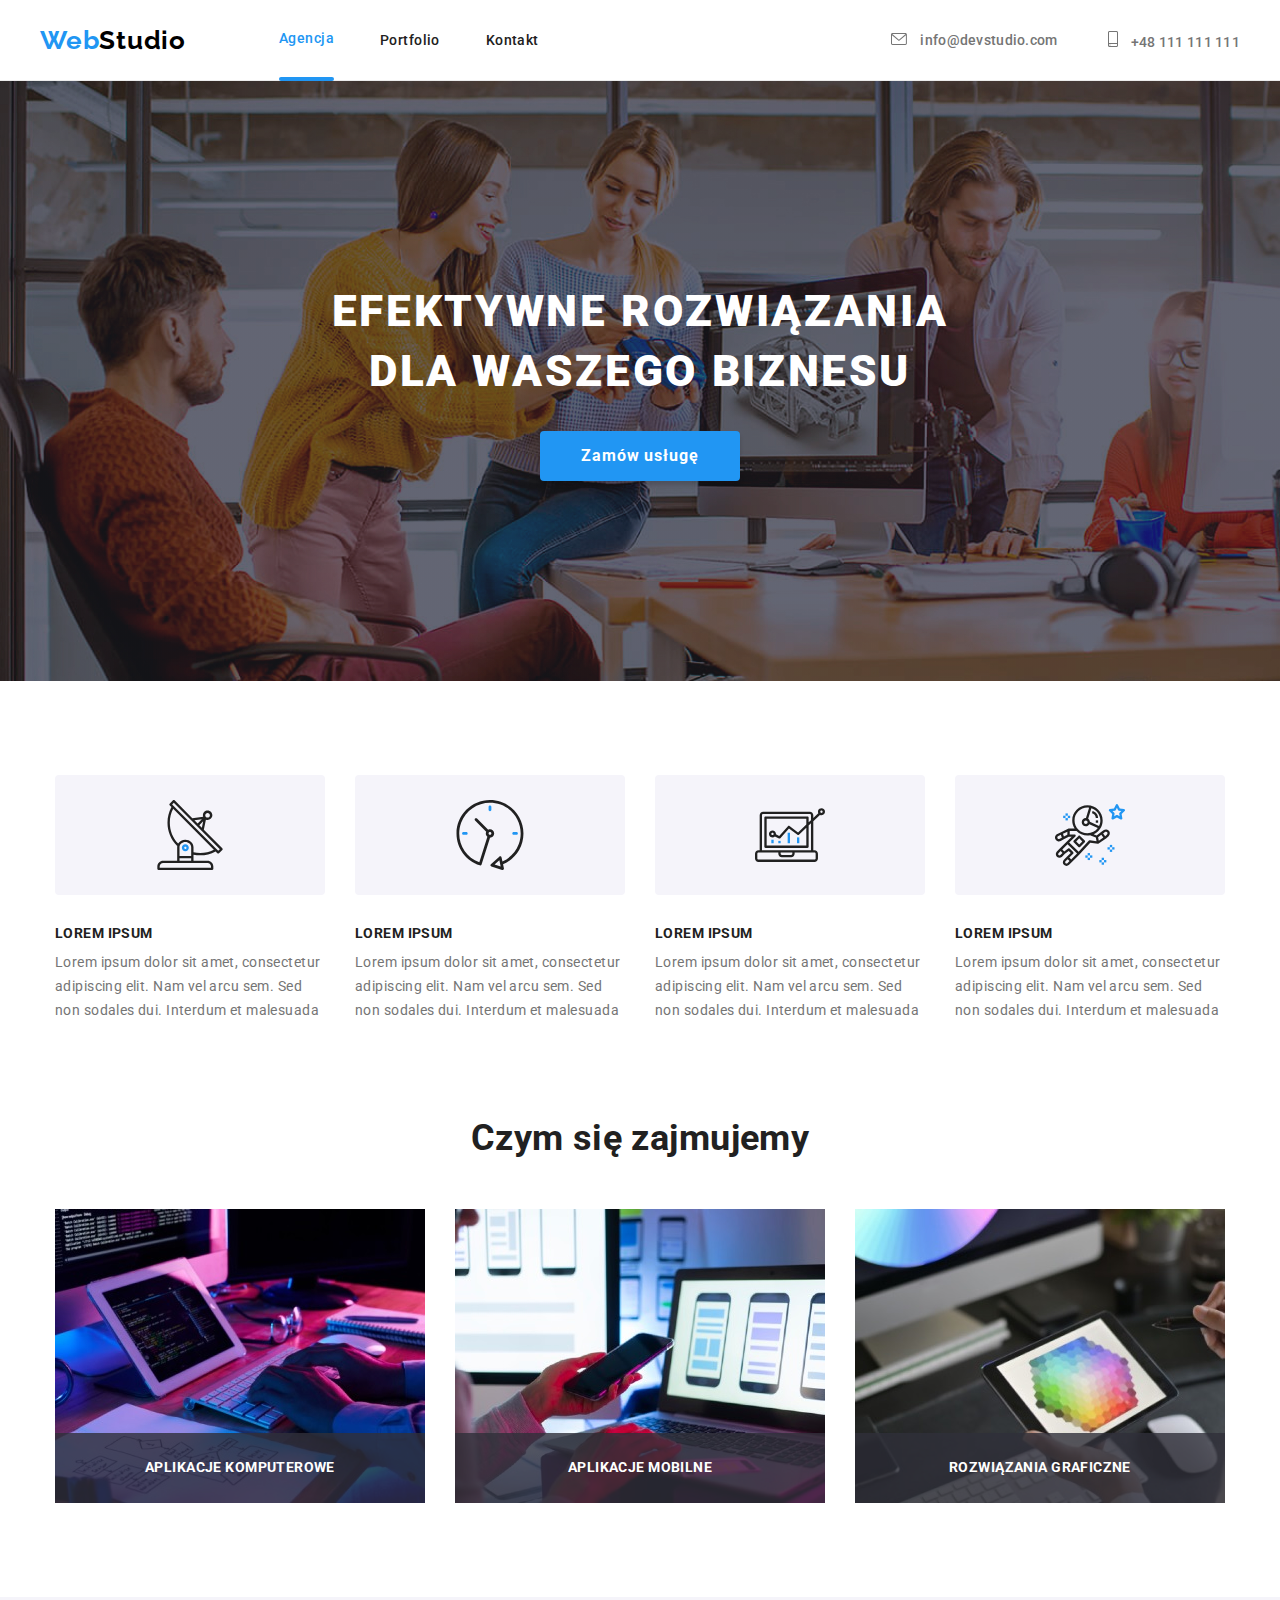
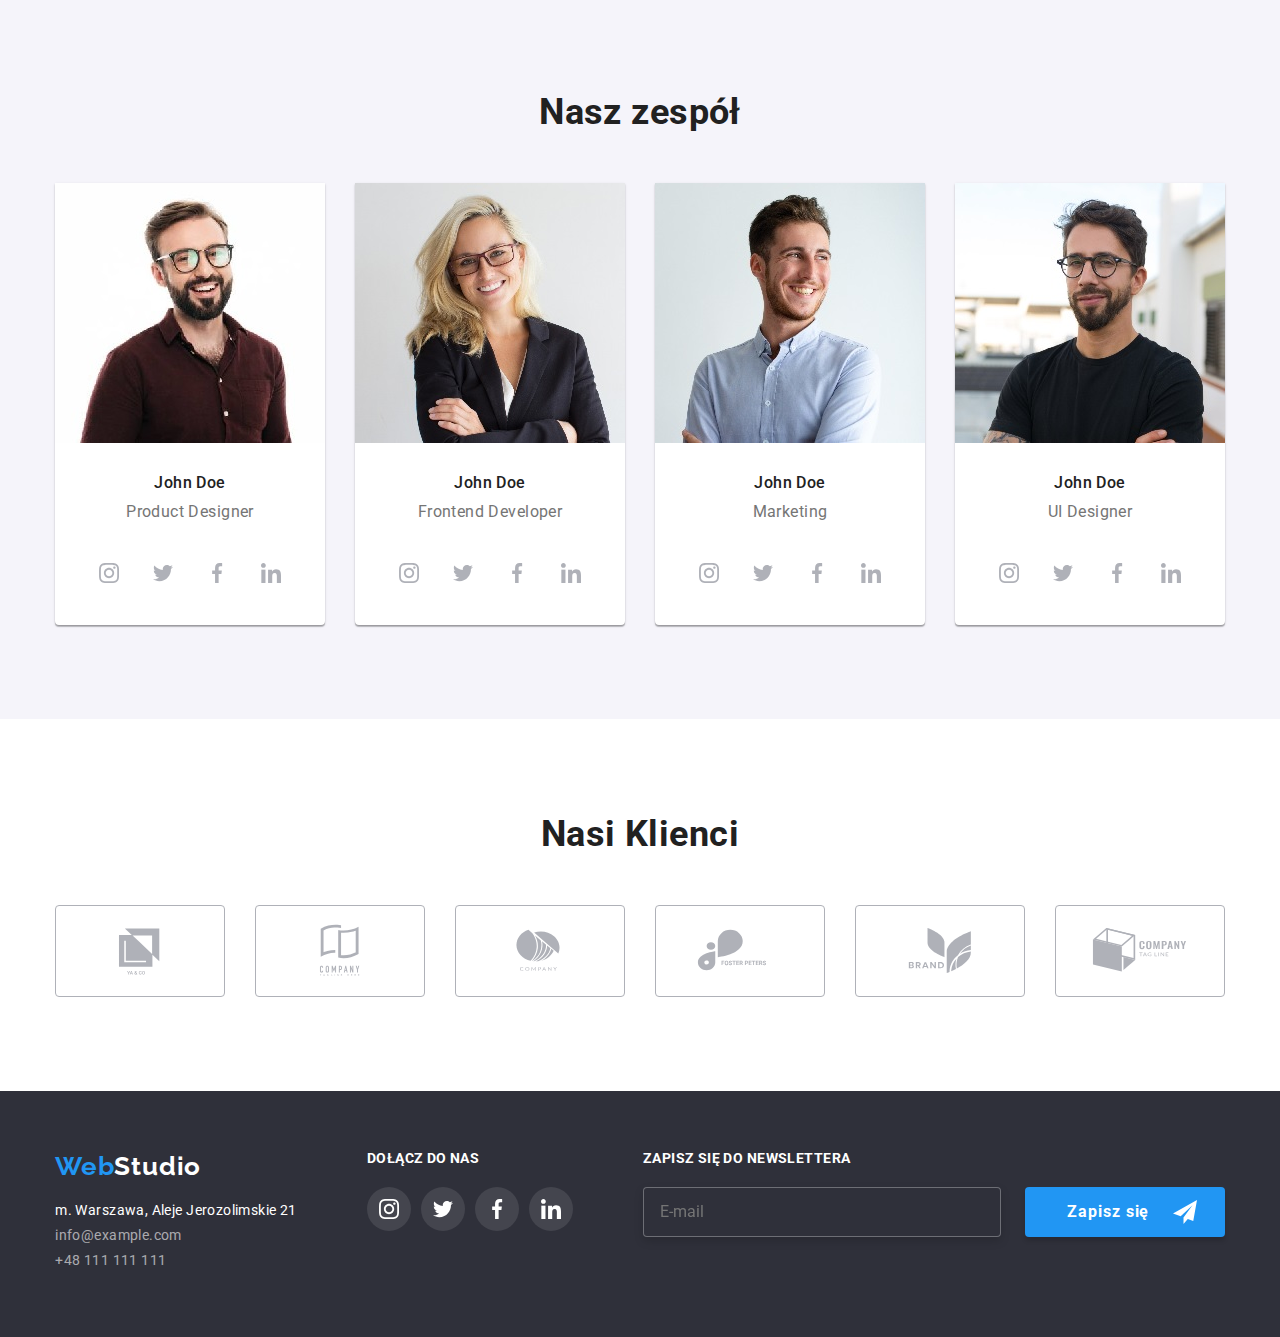
<file: index.html>
<!DOCTYPE html>
<html lang="pl-PL">
  <head>
    <meta charset="UTF-8" />
    <meta http-equiv="X-UA-Compatible" content="IE=edge" />
    <meta name="viewport" content="width=device-width, initial-scale=1.0" />
    <link
      rel="stylesheet"
      href="https://cdnjs.cloudflare.com/ajax/libs/modern-normalize/1.1.0/modern-normalize.css" />
    <!-- <link href="./css/styles.css" rel="stylesheet" /> -->
    <link href="./css/main.min.css" rel="stylesheet" />

    <link rel="preconnect" href="https://fonts.googleapis.com" />
    <link rel="preconnect" href="https://fonts.gstatic.com" crossorigin />
    <link
      href="https://fonts.googleapis.com/css2?family=Raleway:wght@700&family=Roboto:wght@400;500;700;900&display=swap"
      rel="stylesheet"
    />

    <title>WebStudio</title>
  </head>
  <body>
      <header class="header container">
        <a href="index.html" class="header__logo"
          ><span class="header__logo-color">Web</span>Studio</a
        >
        <nav>
          <ul class="header__nav">
            <li>
              <a href="index.html" class="header__nav-color header__active">Agencja</a>
            </li>
            <li>
              <a
                href="portfolio.html"
                class="header__nav-color">Portfolio</a>
            </li>
            <li>
              <a
                href="contacts.html"
                class="header__nav-color">Kontakt</a>
            </li>
          </ul>
        </nav>
        <ul class="header__contacts">
          <li>
            <a
              href="mailto:info@devstudio.com"
              class="header__contacts-color"
            >
            <svg class="header__contact-icon" width="16" height="12">
              <use href="./images/icons.svg#icon-envelope"></use>
              </svg>
              info@devstudio.com
              </a>
          </li>
          <li>
          <a
            href="tel:+48111111111"
            class="header__contacts-color"
          >
          <svg class="header__contact-icon" width="10" height="16">
                <use href="./images/icons.svg#icon-smartphone"></use>
              </svg>
              +48 111 111 111</a>
            </li>
      </ul>
      </header>
      <div class="header-line-border"></div>
      <main>
        <section class="top-section">
          <div class="container top-section__container">
            <h1 class="top-section__header">
              EFEKTYWNE ROZWIĄZANIA
               DLA WASZEGO BIZNESU
            </h1>
            <button type="button" class="top-section__button" data-modal-open>
              Zamów usługę
            </button>
          </div>
        </section>
          <section>
          <div class="container">
            <ul class="our-speciality">
              <li>
                <div class="our-speciality__icon">
                  <svg width="70" height="70">
                    <use href="./images/icons.svg#icon-antenna-1"></use>
                  </svg>
                  </div>
                <h3 class="our-speciality__header">LOREM IPSUM</h3>
                <p class="our-speciality__text">
                  Lorem ipsum dolor sit amet, consectetur
                  adipiscing elit. Nam vel arcu sem. Sed
                  non sodales dui. Interdum et malesuada
                </p>
              </li>
              <li>
                <div class="our-speciality__icon">
                  <svg width="70" height="70">
                    <use href="./images/icons.svg#icon-clock-1"></use>
                  </svg>
                  </div>
                <h3 class="our-speciality__header">LOREM IPSUM</h3>
                <p class="our-speciality__text">
                  Lorem ipsum dolor sit amet, consectetur
                  adipiscing elit. Nam vel arcu sem. Sed
                  non sodales dui. Interdum et malesuada
                </p>
              </li>
              <li>
                <div class="our-speciality__icon">
                    <svg width="70" height="70">
                      <use href="./images/icons.svg#icon-diagram-1"></use>
                    </svg>
                    </div>
                <h3 class="our-speciality__header">LOREM IPSUM</h3>
                <p class="our-speciality__text">
                  Lorem ipsum dolor sit amet, consectetur
                  adipiscing elit. Nam vel arcu sem. Sed
                  non sodales dui. Interdum et malesuada
                </p>
              </li>
              <li>
                <div class="our-speciality__icon">
                  <svg width="70" height="70">
                    <use href="./images/icons.svg#icon-astronaut-1"></use>
                  </svg>
                  </div>
                <h3 class="our-speciality__header">LOREM IPSUM</h3>
                <p class="our-speciality__text">
                  Lorem ipsum dolor sit amet, consectetur
                  adipiscing elit. Nam vel arcu sem. Sed
                  non sodales dui. Interdum et malesuada
                </p>
              </li>
            </ul>
          </div>
        </section>
        <section class="section working">
          <div class="container">
            <h2 class="working__heading">Czym się zajmujemy</h2>
            <ul class="working__list">
              <li class="working__item">
                <img src="./images/img1.jpg"
                  width="370"
                  height="294"
                  alt="plan"
                />
                <p class="working__img-label">Aplikacje komputerowe</p>
              </li>
              <li class="working__item">
                <img src="./images/img2.jpg"
                  width="370"
                  height="294"
                  alt="design"
                />
              <p class="working__img-label">Aplikacje mobilne</p>
              </li>
              <li class="working__item">
                <img src="./images/img3.jpg"
                  width="370"
                  height="294"
                  alt="style"
                />
                <p class="working__img-label">Rozwiązania graficzne</p>
              </li>
            </ul>
          </div>
        </section>
        <section class="section team">
          <div class="container">
            <h2 class="team__heading">Nasz zespół</h2>
            <ul class="team__list">
              <li class="team__item">
                <img src="./images/img-4.jpg"
                  width="270"
                  height="260"
                  alt="John Doe"
                />
                <h3 class="team__name">John Doe</h3>
                <p class="team__description">Product Designer</p>
                <ul class="team__social-list">
                  <li>
                    <a href="https://www.instagram.com" class="team__social-link"> <svg width="20" height="20">
                    <use href="./images/icons.svg#icon-instagram-2"></use> 
                  </svg>
                  </a>
                </li>
                  <li>
                    <a href="https://www.twitter.com" class="team__social-link"> <svg width="20" height="20">
                    <use href="./images/icons.svg#icon-twitter-1"></use> 
                  </svg>
                  </a>
                </li>
                  <li>
                    <a href="https://www.facebook.com" class="team__social-link"> <svg width="20" height="20">
                    <use href="./images/icons.svg#icon-facebook-1"></use> 
                  </svg>
                  </a>
                </li>
                  <li>
                    <a href="https://linkedin.com" class="team__social-link"> <svg width="20" height="20">
                    <use href="./images/icons.svg#icon-linkedin-1"></use> 
                  </svg>
                  </a>
                </li>
                  </ul>
              </li>
              <li class="team__item">
                <img src="./images/img-5.jpg"
                  width="270"
                  height="260"
                  alt="John Doe"
                />
                <h3 class="team__name">John Doe</h3>
                <p class="team__description">Frontend Developer</p>
              <ul class="team__social-list">
                <li>
                  <a href="https://www.instagram.com" class="team__social-link"> <svg width="20" height="20">
                    <use xlink:href="./images/icons.svg#icon-instagram-2"></use> 
                  </svg>
                  </a>
                </li>
                  <li>
                    <a href="https://www.twitter.com" class="team__social-link"> <svg width="20" height="20">
                    <use xlink:href="./images/icons.svg#icon-twitter-1"></use> 
                  </svg>
                  </a>
                </li>
                  <li>
                    <a href="https://www.facebook.com" class="team__social-link"> <svg width="20" height="20">
                    <use xlink:href="./images/icons.svg#icon-facebook-1"></use> 
                  </svg>
                  </a>
                </li>
                  <li>
                    <a href="https://linkedin.com" class="team__social-link"> <svg width="20" height="20">
                    <use xlink:href="./images/icons.svg#icon-linkedin-1"></use> 
                  </svg>
                  </a>
                </li>
                  </ul>
                </li>
                  <li class="team__item">
                <img src="./images/img-6.jpg"
                  width="270"
                  height="260"
                  alt="John Doe"
                />
                <h3 class="team__name">John Doe</h3>
                <p class="team__description">Marketing</p>
                <ul class="team__social-list">
                  <li>
                    <a href="https://www.instagram.com" class="team__social-link"> <svg width="20" height="20">
                    <use xlink:href="./images/icons.svg#icon-instagram-2"></use> 
                  </svg>
                  </a>
                </li>
                  <li>
                    <a href="https://www.twitter.com" class="team__social-link"> <svg width="20" height="20">
                    <use xlink:href="./images/icons.svg#icon-twitter-1"></use> 
                  </svg>
                  </a>
                </li>
                  <li>
                    <a href="https://www.facebook.com" class="team__social-link"> <svg width="20" height="20">
                    <use xlink:href="./images/icons.svg#icon-facebook-1"></use> 
                  </svg>
                  </a>
                </li>
                  <li>
                    <a href="https://linkedin.com" class="team__social-link"> <svg width="20" height="20">
                    <use xlink:href="./images/icons.svg#icon-linkedin-1"></use> 
                  </svg>
                  </a>
                </li>
                  </ul>
                  </li>
              <li class="team__item">
                <img src="./images/img-7.jpg"
                  width="270"
                  height="260"
                  alt="John Doe"
                />
                <h3 class="team__name">John Doe</h3>
                <p class="team__description">UI Designer</p>
                <ul class="team__social-list">
                  <li>
                    <a href="https://www.instagram.com" class="team__social-link"> <svg width="20" height="20">
                    <use xlink:href="./images/icons.svg#icon-instagram-2"></use> 
                  </svg>
                  </a>
                </li>
                  <li>
                    <a href="https://www.twitter.com" class="team__social-link"> <svg width="20" height="20">
                    <use xlink:href="./images/icons.svg#icon-twitter-1"></use> 
                  </svg>
                  </a>
                </li>
                  <li>
                    <a href="https://www.facebook.com" class="team__social-link"> <svg width="20" height="20">
                    <use xlink:href="./images/icons.svg#icon-facebook-1"></use> 
                  </svg>
                  </a>
                </li>
                  <li>
                    <a href="https://linkedin.com" class="team__social-link"> <svg width="20" height="20">
                    <use xlink:href="./images/icons.svg#icon-linkedin-1"></use> 
                  </svg>
                  </a>
                </li>
                  </ul>
              </li>
            </ul>
                </div>
        </section>
        <section class="section clients">
          <div class="container">
            <h2 class="clients__heading">Nasi Klienci</h2>
            <ul class="clients__list">
              <li>
                <a href="index.html" class="clients__link">
                  <svg width="106" height="60" x="32" y="16">
                    <use xlink:href="./images/icons.svg#icon-Logo1"></use></svg>
                </a>
              </li>
              <li>
            <a href="index.html" class="clients__link">
                  <svg width="106" height="60" x="32" y="16">
                    <use xlink:href="./images/icons.svg#icon-Logo2"></use></svg>
                </a>
              </li>
              <li>
            <a href="index.html" class="clients__link">
                  <svg width="106" height="60" x="32" y="16">
                    <use xlink:href="./images/icons.svg#icon-Logo3"></use></svg>
                </a>
              </li>
              <li>
            <a href="index.html" class="clients__link">
                  <svg width="106" height="60" x="32" y="16">
                    <use xlink:href="./images/icons.svg#icon-Logo4"></use></svg>
                </a>
              </li>
              <li>
            <a href="index.html" class="clients__link">
                  <svg width="106" height="60" x="32" y="16">
                    <use xlink:href="./images/icons.svg#icon-Logo5"></use></svg>
                </a>
              </li>
              <li>
            <a href="index.html" class="clients__link">
                  <svg width="106" height="60" x="32" y="16">
                    <use xlink:href="./images/icons.svg#icon-Logo6"></use></svg>
                </a>
              </li>
          </ul>
          </div>
        </section>
      </main>
      <footer class="footer">
        <div class="container footer__container">
        <div class="footer__contact">
          <a href="index.html" class="footer__logo"
            ><span class="footer__logo-color">Web</span>Studio</a
            >
          <address class="footer__address">m. Warszawa, Aleje Jerozolimskie 21</address>
          <ul>
            <li class="footer__contact-item">
              <a href="mailto:info@example.com" class="footer__contact-link">info@example.com</a>
            </li>
            <li class="footer__contact-item">
              <a href="tel:+48111111111" class="footer__contact-link">+48 111 111 111</a>
            </li>
          </ul>
        </div>
        <div class="footer__socials">
          <h4 class="footer__heading">Dołącz do nas</h4>
            <ul class="footer__socials-list">
              <li>
                <a href="https://www.instagram.com" class="footer__social-link">
                  <svg width="20" height="20">
                  <use href="./images/icons.svg#icon-instagram-2"></use>
                    </svg>
                </a>
              </li>
              <li>
                <a href="https://www.twitter.com" class="footer__social-link">
                  <svg width="20" height="20">
                  <use href="./images/icons.svg#icon-twitter-1"></use>
                    </svg>
                </a>
              </li>
              <li>
                <a href="https://www.facebook.com" class="footer__social-link">
                  <svg width="20" height="20">
                  <use href="./images/icons.svg#icon-facebook-1"></use>
                    </svg>
                </a>
              </li>
              <li>
                <a href="https://www.linkedin.com" class="footer__social-link">
                  <svg width="20" height="20">
                  <use href="./images/icons.svg#icon-linkedin-1"></use>
                    </svg>
                </a>
              </li>
            </ul>
        </div>
        <div class="footer__newsletter">
        <h4 class="footer__heading">Zapisz się do newslettera</h4>
              <form name="newsletter" autocomplete="on" class="footer__form">
                <label>
                <input type="email" name="email" placeholder="E-mail" class="footer__input" />
                </label>
                <button type="submit" class="footer__button">
                  Zapisz się
                  <svg width="24" height="24" class="footer__button-icon">
                    <use href="./images/icons.svg#icon-icon-send"></use>
                  </svg>
                </button>
                </form>
                </div>
        </div>
      </footer>
  <div class="backdrop is-hidden" data-modal>
      <div class="modal">
        <button type="button" class="modal__button-close" data-modal-close>
          <svg width="18" height="18">
            <use href="./images/icons.svg#icon-close-1"></use>
          </svg>
        </button>
        <div class="modal__heading">Zostaw swoje dane w formularzu poniżej</div>
        <form name="contact" autocomplete="on" class="modal__form">
          <label for="user-name" class="modal__label">Imię</label>
        <div class="modal__form-highlight">
          <input type="text" name="name" class="modal__input" id="user-name" />
            <svg width="12" height="12" class="modal__input-icon modal__input-icon--position-1">
              <use href="./images/icons.svg#icon-Vector-1"></use>
            </svg>
          </div>
          <label for="user-phone" class="modal__label">Telefon</label>
          <div class="modal__form-highlight">
            <input type="tel" name="phone" class="modal__input" id="user-phone" />
            <svg width="13" height="13" class="modal__input-icon modal__input-icon--position-2">
              <use href="./images/icons.svg#icon-Vector-2"></use>
            </svg>
          </div>
          <label for="user-mail" class="modal__label">Email</label>
          <div class="modal__form-highlight">
            <input type="email" name="mail" class="modal__input" id="user-mail" />
            <svg width="15" height="12" class="modal__input-icon modal__input-icon--position-3">
              <use href="./images/icons.svg#icon-Vector-3"></use>
            </svg>
          </div>
          <label for="user-comment" class="modal__label">Komentarz</label>
          <div class="modal__form-highlight">
            <textarea
              name="comment"
              id="user-comment"
              placeholder="Wprowadź tekst"
              class="modal__input-text"></textarea>
          </div>
          <div class="modal__agreements">
            <label>
            <input
              type="checkbox"
              required name="agreement"
              class="modal__box-custom modal__box-hidden"
              id="user-agreement" />
            <span class="modal__agreement-text">
              Oświadczam, iż akceptuję <a href="#" class="modal__agreement-link">Regulamin</a> i
              <a href="#" class="modal__agreement-link">Politykę Prywatności</a>.
            </span>
          </label>
          </div>
          <button type="submit" class="modal__button-send">Wyślij</button>
        </form>
      </div>
    </div>
    <script src="./js/modal.js"></script>
  </body>
</html>
</file>
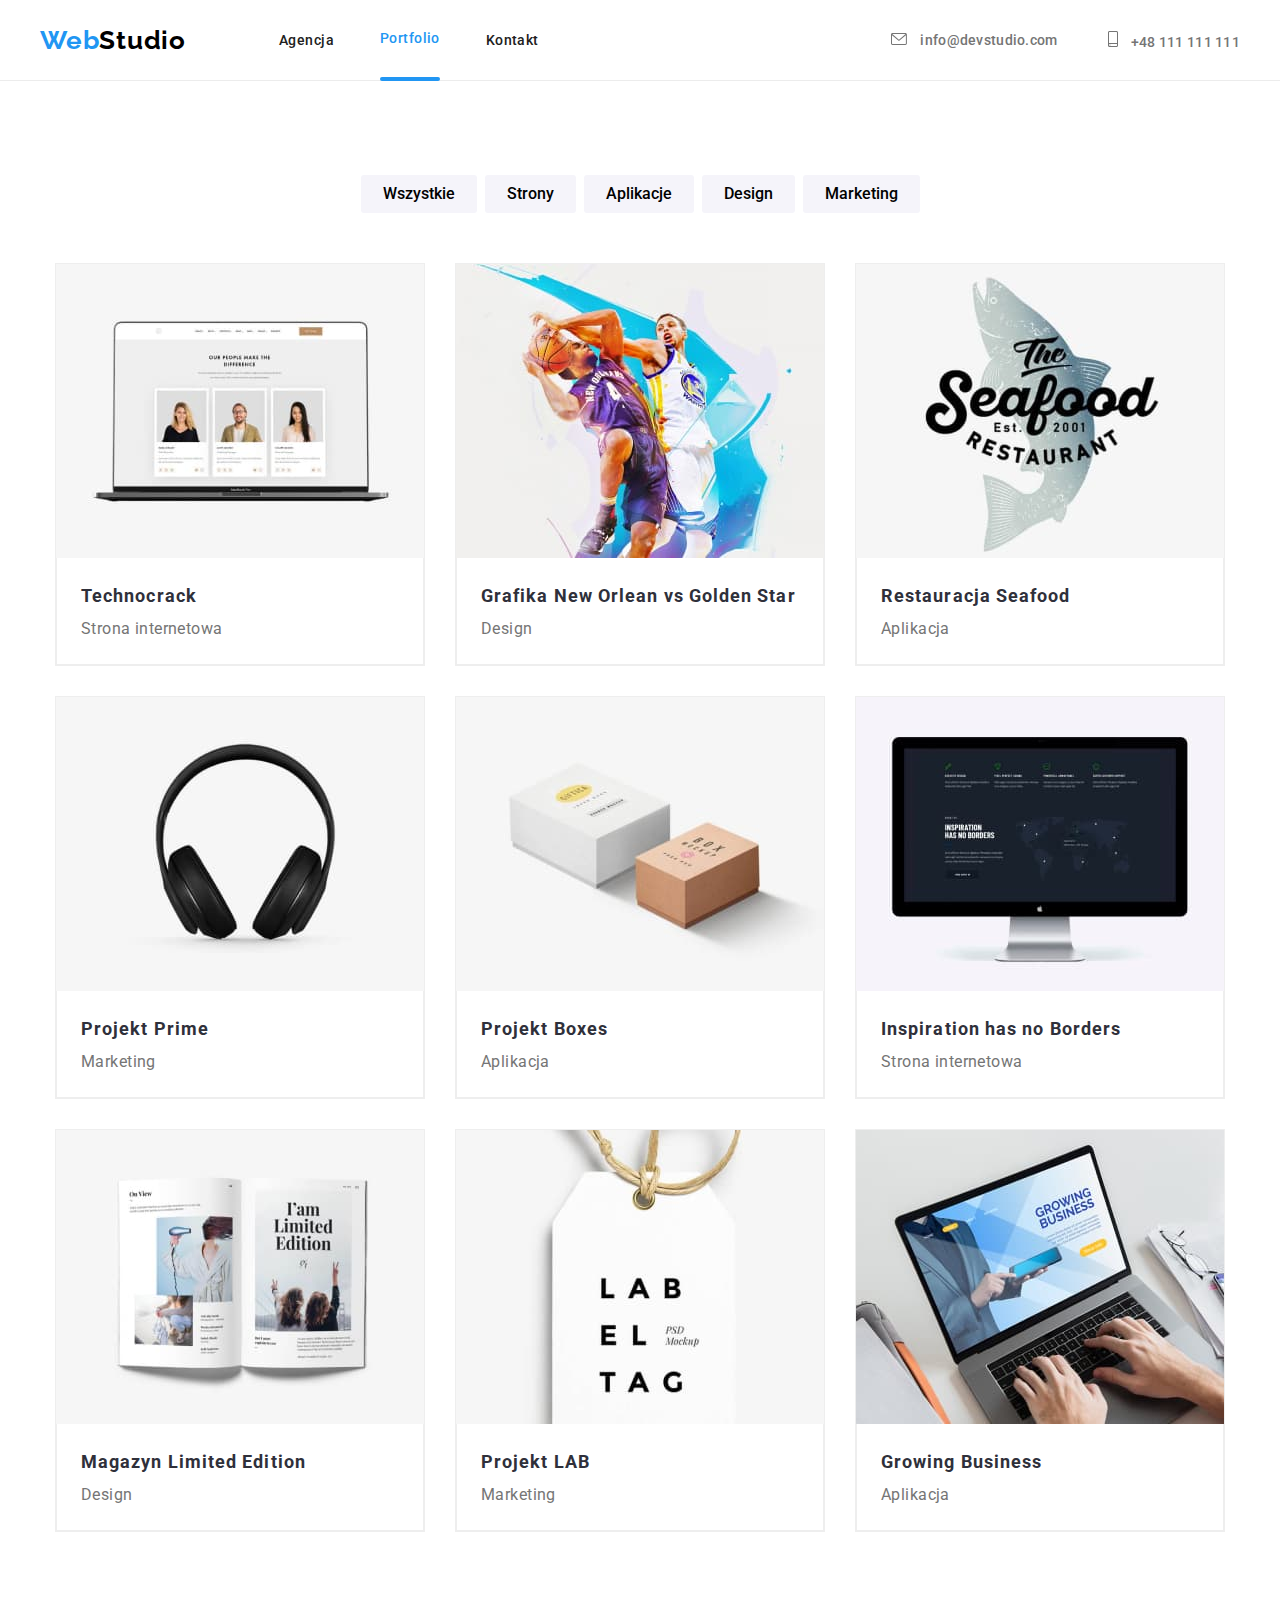
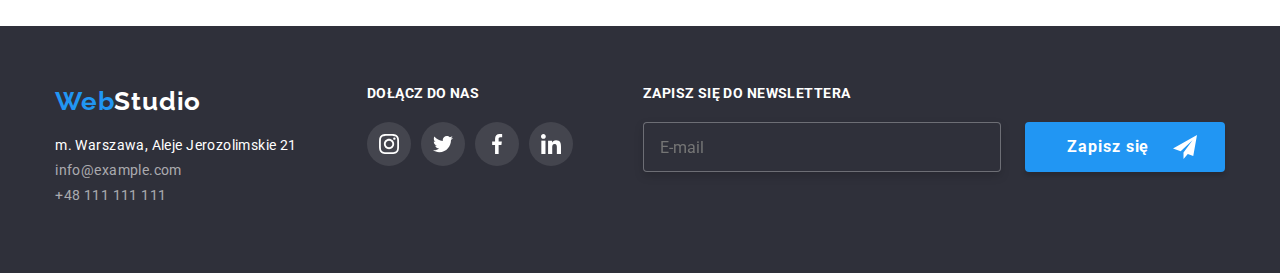
<file: portfolio.html>
<!DOCTYPE html>
<html lang="pl-PL">
  <head>
    <meta charset="UTF-8" />
    <meta http-equiv="X-UA-Compatible" content="IE=edge" />
    <meta name="viewport" content="width=device-width, initial-scale=1.0" />
    <link
      rel="stylesheet"
      href="https://cdnjs.cloudflare.com/ajax/libs/modern-normalize/1.1.0/modern-normalize.css" />
    <!-- <link href="./css/styles.css" rel="stylesheet" /> -->
    <link href="./css/main.min.css" rel="stylesheet" />
    <link rel="preconnect" href="https://fonts.googleapis.com" />
    <link rel="preconnect" href="https://fonts.gstatic.com" crossorigin />
    <link
      href="https://fonts.googleapis.com/css2?family=Raleway:wght@700&family=Roboto:wght@400;500;700;900&display=swap"
      rel="stylesheet"
    />

    <title>Portfolio</title>
  </head>
  <body>
    <header class="header container">
      <a href="index.html" class="header__logo"
        ><span class="header__logo-color">Web</span>Studio</a
      >
      <nav>
        <ul class="header__nav">
          <li>
            <a href="index.html" class="header__nav-color"
              >Agencja</a
            >
          </li>
          <li>
            <a
              href="portfolio.html"
              class="header__nav-color header__active">Portfolio</a
            >
          </li>
          <li>
            <a
              href="contacts.html"
              class="header__nav-color">Kontakt</a
            >
          </li>
        </ul>
      </nav>
      <ul class="header__contacts">
        <li>
          <a
            href="mailto:info@devstudio.com"
            class="header__contacts-color"
          >
          <svg class="header__contact-icon" width="16" height="12">
            <use href="./images/icons.svg#icon-envelope"></use>
              </svg>
              info@devstudio.com
            </a>
          </li>
          <li>
          <a
            href="tel:+48111111111"
            class="header__contacts-color"
          >
          <svg class="header__contact-icon" width="10" height="16">
                <use href="./images/icons.svg#icon-smartphone"></use>
              </svg>
              +48 111 111 111</a>
        </li>
      </ul>
    </header>
    <div class="header-line-border"></div>
    <main>
      <section class="section portfolio">
        <div class="container">
      <ul class="portfolio__filter-list">
        <li><button type="button" class="portfolio__button">Wszystkie</button></li>
        <li><button type="button" class="portfolio__button">Strony</button></li>
        <li><button type="button" class="portfolio__button">Aplikacje</button></li>
        <li><button type="button" class="portfolio__button">Design</button></li>
        <li><button type="button" class="portfolio__button">Marketing</button></li>
      </ul>
          <ul class="portfolio__list">
            <li class="portfolio__item">
            <div class="portfolio__label">
              <p class="portfolio__text">
                Technocrack jest popularną platformą wykorzystywaną do rozpowszechniania
              koronawirusa. Firmy wykorzystują tę platformę do celów szpiegowskich i ataków na
              niezabezpieczone serwery konkurencji
              </p>
            <img
              src="./images/portfolio-img-1.jpg"
              width="370"
              height="294"
              alt="Technocrack" 
              />
            </div>
            <h4 class="portfolio__heading">Technocrack</h4>
            <p class="portfolio__description">Strona internetowa</p>
          </li>
          <li class="portfolio__item">
            <div class="portfolio__label">
          <p class="portfolio__text">
             Technocrack jest popularną platformą wykorzystywaną do rozpowszechniania
             koronawirusa. Firmy wykorzystują tę platformę do celów szpiegowskich i ataków na
            niezabezpieczone serwery konkurencji
          </p>
            <img
              src="./images/portfolio-img-2.jpg"
              width="370"
              height="294"
              alt="Grafika New Orlean vs Golden Star"
            />
            </div>
            <h4 class="portfolio__heading">
              Grafika New Orlean vs Golden Star
            </h4>
            <p class="portfolio__description">Design</p>
          </li>
          <li class="portfolio__item">
            <div class="portfolio__label">
            <p class="portfolio__text">
              Technocrack jest popularną platformą wykorzystywaną do rozpowszechniania
              koronawirusa. Firmy wykorzystują tę platformę do celów szpiegowskich i ataków na
              niezabezpieczone serwery konkurencji
            </p>
            <img
              src="./images/portfolio-img-3.jpg"
              width="370"
              height="294"
              alt="Restauracja Seafood"
            />
            </div>
            <h4 class="portfolio__heading">
              Restauracja Seafood
            </h4>
            <p class="portfolio__description">Aplikacja</p>
          </li>
          <li class="portfolio__item">
            <div class="portfolio__label">
            <p class="portfolio__text">
              Technocrack jest popularną platformą wykorzystywaną do rozpowszechniania
              koronawirusa. Firmy wykorzystują tę platformę do celów szpiegowskich i ataków na
              niezabezpieczone serwery konkurencji
            </p>
            <img
              src="./images/portfolio-img-4.jpg"
              width="370"
              height="294"
              alt="Projekt Prime"
            />
            </div>
            <h4 class="portfolio__heading">Projekt Prime</h4>
            <p class="portfolio__description">Marketing</p>
          </li>
          <li class="portfolio__item">
            <div class="portfolio__label">
            <p class="portfolio__text">
              Technocrack jest popularną platformą wykorzystywaną do rozpowszechniania
              koronawirusa. Firmy wykorzystują tę platformę do celów szpiegowskich i ataków na
              niezabezpieczone serwery konkurencji
            </p>
            <img
              src="./images/portfolio-img-5.jpg"
              width="370"
              height="294"
              alt="Projekt Boxes"
            />
            </div>
            <h4 class="portfolio__heading">Projekt Boxes</h4>
            <p class="portfolio__description">Aplikacja</p>
          </li>
          <li class="portfolio__item">
            <div class="portfolio__label">
            <p class="portfolio__text">
              Technocrack jest popularną platformą wykorzystywaną do rozpowszechniania
              koronawirusa. Firmy wykorzystują tę platformę do celów szpiegowskich i ataków na
              niezabezpieczone serwery konkurencji
            </p>
            <img
              src="./images/portfolio-img-6.jpg"
              width="370"
              height="294"
              alt="Inspiration has no Borders"
            />
            </div>
            <h4 class="portfolio__heading">Inspiration has no Borders</h4>
            <p class="portfolio__description">Strona internetowa</p>
          </li>
          <li class="portfolio__item">
            <div class="portfolio__label">
            <p class="portfolio__text">
              Technocrack jest popularną platformą wykorzystywaną do rozpowszechniania
              koronawirusa. Firmy wykorzystują tę platformę do celów szpiegowskich i ataków na
              niezabezpieczone serwery konkurencji
            </p>
            <img
              src="./images/portfolio-img-7.jpg"
              width="370"
              height="294"
              alt="Magazyn Limited Edition"    
            />
            </div>
            <h4 class="portfolio__heading">Magazyn Limited Edition</h4>
            <p class="portfolio__description">Design</p>
          </li>
          <li class="portfolio__item">
            <div class="portfolio__label">
            <p class="portfolio__text">
              Technocrack jest popularną platformą wykorzystywaną do rozpowszechniania
              koronawirusa. Firmy wykorzystują tę platformę do celów szpiegowskich i ataków na
              niezabezpieczone serwery konkurencji
            </p>
            <img
              src="./images/portfolio-img-8.jpg"
              width="370"
              height="294"
              alt="Projekt LAB"
            />
            </div>
            <h4 class="portfolio__heading">Projekt LAB</h4>
            <p class="portfolio__description">Marketing</p>
          </li>
          <li class="portfolio__item">
            <div class="portfolio__label">
            <p class="portfolio__text">
              Technocrack jest popularną platformą wykorzystywaną do rozpowszechniania
              koronawirusa. Firmy wykorzystują tę platformę do celów szpiegowskich i ataków na
              niezabezpieczone serwery konkurencji
            </p>
            <img
              src="./images/portfolio-img-9.jpg"
              width="370"
              height="294"
              alt="Growing Business"
            />
            </div>
            <h4 class="portfolio__heading">Growing Business</h4>
            <p class="portfolio__description">Aplikacja</p>
          </li>
        </ul>
      </div>
    </section>
    </main>
    <footer class="footer">
        <div class="container footer__container">
        <div class="footer__contact">
          <a href="index.html" class="footer__logo"
            ><span class="footer__logo-color">Web</span>Studio</a
            >
          <address class="footer__address">m. Warszawa, Aleje Jerozolimskie 21</address>
          <ul>
            <li class="footer__contact-item">
              <a href="mailto:info@example.com" class="footer__contact-link">info@example.com</a>
            </li>
            <li class="footer__contact-item">
              <a href="tel:+48111111111" class="footer__contact-link">+48 111 111 111</a>
            </li>
          </ul>
        </div>
        <div class="footer__socials">
          <h4 class="footer__heading">Dołącz do nas</h4>
            <ul class="footer__socials-list">
              <li>
                <a href="https://www.instagram.com" class="footer__social-link">
                  <svg width="20" height="20">
                  <use href="./images/icons.svg#icon-instagram-2"></use>
                    </svg>
                </a>
              </li>
              <li>
                <a href="https://www.twitter.com" class="footer__social-link">
                  <svg width="20" height="20">
                  <use href="./images/icons.svg#icon-twitter-1"></use>
                    </svg>
                </a>
              </li>
              <li>
                <a href="https://www.facebook.com" class="footer__social-link">
                  <svg width="20" height="20">
                  <use href="./images/icons.svg#icon-facebook-1"></use>
                    </svg>
                </a>
              </li>
              <li>
                <a href="https://www.linkedin.com" class="footer__social-link">
                  <svg width="20" height="20">
                  <use href="./images/icons.svg#icon-linkedin-1"></use>
                    </svg>
                </a>
              </li>
            </ul>
        </div>
        <div class="footer__newsletter">
        <h4 class="footer__heading">Zapisz się do newslettera</h4>
              <form name="newsletter" autocomplete="on" class="footer__form">
                <label>
                <input type="email" name="email" placeholder="E-mail" class="footer__input" />
                </label>
                <button type="submit" class="footer__button">
                  Zapisz się
                  <svg width="24" height="24" class="footer__button-icon">
                    <use href="./images/icons.svg#icon-icon-send"></use>
                  </svg>
                </button>
                </form>
                </div>
        </div>
      </footer>
      <script src="./js/modal.js"></script>
  </body>
</html>
</file>
<file: css/styles.css>
:root {
  --white: #fff;
  --black: #000;
  --blue: #2196f3;
  --darkgrey: #2f303a;
  --grey: #757575;
  --lightgrey: #e5e5e5;
  --lightcream: #ececec;
  --notblack: #212121;
  --notwhite: #f5f4fa;
  --footerlinks: #ffffff60;
  --productborder: #eeeeee;
  --background: rgba(47, 48, 58, 0.4);
  --iconcolor: #afb1b8;
  --btn-shadow: rgba(0, 0, 0, 0.15);
  --footericon: rgba(255, 255, 255, 0.1);
  --transition: cubic-bezier(0.4, 0, 0.2, 1);
}


/* Global styles used throughout whole website */
* {
  margin: 0;
  padding: 0;
  list-style-type: none;
  text-decoration: none;
  box-sizing: border-box;
}
img {
display: block;
}

p, ul {
  margin: 0;
  padding: 0;
  list-style: none;
}

body {
  font-family: "Roboto", "Raleway", sans-serif;
  color: #757575;
  font-size: 14px;
  letter-spacing: 0.03em;
  margin: 0;
  padding: 0;
  background-color: #fff;
}
.container {
  width: 1200px;
  margin: 0 auto;
}
.section { 
padding-top: 94px;
padding-bottom: 94px;
}


.footer__social-link:hover, 
.footer__social-link:focus {
    background-color: #2196f3;
}
.footer__contact-link:hover, .footer__contact-link:focus {
    color: #2196f3;
}
.footer__contact-link {
    color: rgba(255,255,255,.6);
    transition: 250ms color cubic-bezier(0.4, 0, 0.2, 1);
}

/* Styles for header section */

.header {
  align-items: center;
  gap: 93px;
  flex-direction: row;
  padding: 25px 0 24px 0;
  display: flex;
  justify-content: center;
}
.header-line-border {
  border-bottom: #ececec solid 1px;
}

.header__logo {
  font-family: "Raleway";
  color: #000;
  font-size: 26px;
  font-weight: 700;
  line-height: 1.193;
  letter-spacing: 0.03em;
}
.header__logo-color {
  color: #2196f3;
}
.header__active::after {
    content: "";
    display: block;
    width: 100%;
    height: 4px;
    top: 45px;
    bottom: 0;
    left: 0;
    background-color: #2196f3;
    transform: translateY(30px);
    border-radius: 2px;
}

.header__nav {
  display: flex;
  align-items: center;
  line-height: 1.2;
  gap: 46px;
  font-weight: 500;
}
.header__nav-color {
  color: #212121;
  transition: 250ms cubic-bezier(0.4, 0, 0.2, 1);
}
.header__nav-color:hover, .header__nav-color:focus {
    color: #2196f3;
}
.header__active {
  color: #2196f3;
}
.header__contacts {
  display: flex;
  font-weight: 500;
  letter-spacing: .02em;
  line-height: 1.2;
  gap: 50px;
  margin-left: auto;
  display: flex;
  align-items: center;
  justify-content: center;
}
.header__contacts-color {
    display: flex;
    align-items: center;
    font-weight: 500;
    line-height: 1.14;
    letter-spacing: .02em;
    color: #757575;
    fill: #757575;
    transition: 250ms fill cubic-bezier(0.4, 0, 0.2, 1), 250ms color cubic-bezier(0.4, 0, 0.2, 1);
}
.header__contacts-color:hover,
.header__contacts-color:focus {
    color: #2196f3;
    fill: #2196f3;
}
.header__contact-icon {
margin-right: 10px;
color: #afb1b8;
}

/* Styles for main section INDEX PAGE ONLY*/

/* Top section with button */
.top-section {
  background-color: rgba(47, 48, 58, 0.4);
  background-image: linear-gradient(0deg, rgba(47, 48, 58, 0.4) 0%, rgba(47, 48, 58, 0.4) 100% ), url(../images/img-work.jpg);
  color: #fff;
  max-width: 1600px;
  margin: 0 auto;
}
.top-section__container {
  display: flex;
  gap: 30px;
  flex-direction: column;
  justify-content: center;
  align-items: center;
  padding: 200px 0;
}
.top-section__header {
  font-size: 44px;
  font-weight: 900;
  text-align: center;
  line-height: 1.364;
  letter-spacing: 0.06em;
  max-width: 696px;
}
.top-section__button {
  background-color: #2196f3;
  box-shadow: 0px 4px 4px rgba(0, 0, 0, 0.15);
  border-style: none;
  border-radius: 4px;
  cursor: pointer;
  font-family: "Roboto";
  color: #fff;
  width: 200px;
  height: 50px;
  font-weight: 700;
  font-size: 16px;
  text-align: center;
  align-items: center;
  letter-spacing: 0.06em;
}
/* Our speciality section */
.our-speciality {
  display: flex;
  list-style: none;
  flex-direction: row;
  gap: 30px;
  justify-content: center;
  padding: 94px 0 0 0;
}
.our-speciality__header {
  font-weight: 700;
  color: #212121;
  margin: 0 0 10px 0;
  font-size: 14px;
  line-height: 1.1428571428571428;
}
.our-speciality__text {
  line-height: 0.03em;
  line-height: 1.71;
  width: 270px;
  margin: 0;
}
.our-speciality__icon {
  background-color: #f5f4fa;
  height: 120px;
  width: 270px;
  border-radius: 4px;
  margin-bottom: 30px;
  display: flex;
  justify-content: center;
  align-items: center;
}
/* Our working section */
.working__heading, .team__heading, .clients__heading {
    display: flex;
    justify-content: center;
    align-items: center;
    flex-direction: column;
    margin-bottom: 50px;
    font-weight: 700;
    font-size: 36px;
    line-height: 1.166666666666667;
    text-align: center;
    color: #212121;
    margin: 0px 0 50px 0;
}
.working__list {
  align-items: center;
  flex-direction: column;
  padding-top: 0;
  margin: 0;
  display: flex;
  flex-direction: row;
  gap: 30px;
  list-style: none;
  margin: 0;
  justify-content: center;
}

.working__item {
position: relative;
}
.working__img-label {
  display: block;
  position: absolute;
  bottom: 0;
  left: 0;
  margin: 0;
  width: 100%;
  font-weight: 700;
  line-height: 1.14;
  text-align: center;
  text-transform: uppercase;
  padding: 27px 0px;
  color: #fff;
  background-color: rgba(47, 48, 58, 0.8);
}

/* Team section */
.team {
    background-color: #f5f4fa;
}
.team__list {
  display: flex;
  flex-direction: row;
  gap: 30px;
  list-style: none;
  justify-content: center;
}
.team__item {
  background-color: #fff;
  box-shadow: 0px 1px 3px rgba(0, 0, 0, 0.12), 0px 1px 1px rgba(0, 0, 0, 0.14),
    0px 2px 1px rgba(0, 0, 0, 0.2);
  border-radius: 0px 0px 4px 4px;
  text-align: center;
  align-items: center;
  margin: 0;
  display: flex;
  flex-direction: column;
}
.team__name {
  margin: 30px 0 10px 0;
  color: #212121;
  font-size: 16px;
  font-weight: 500;
  line-height: 1.1875;
}
.team__description {
  margin: 0 0 30px 0;
  line-height: 1.1875;
  font-size: 16px;
  text-align: center;
}
.team__social-list {
  display: flex;
  gap: 10px;
  margin-bottom: 30px;
}
.team__social-link {
  display: flex;
  justify-content: center;
  align-items: center;
  width: 44px;
  height: 44px;
  background-color: #fff;
  border-radius: 50%;
  fill: #afb1b8;
  background-color: #fff;
  transition: 250ms fill cubic-bezier(0.4, 0, 0.2, 1), 250ms background-color cubic-bezier(0.4, 0, 0.2, 1);
}

.team__social-link:hover,
.team__social-link:focus {
  background-color: #2196f3;
  fill: #fff;
}
/* Clients section */
.client {
  padding: 94px 0;
  display: flex;
  justify-content: center;
  align-items: center;
  flex-direction: column;
}

.clients__link {
  display: flex;
  align-items: center;
  justify-content: center;
  width: 170px;
  height: 92px;
  border: 1px solid #afb1b8;
  fill: #afb1b8;
  border-radius: 4px;
  transition: 250ms fill cubic-bezier(0.4, 0, 0.2, 1), 250ms border-color cubic-bezier(0.4, 0, 0.2, 1);
}
.clients__link:hover,
.clients__link:focus {
  fill: #2196f3;
  border-color: #2196f3;
}
.clients__list {
  display: flex;
  gap: 30px;
  align-items: center;
  justify-content: center;
}

/* Styles for main section PORTFOLIO PAGE ONLY */

.portfolio__filter-list {
  display: flex;
  justify-content: center;
  gap: 8px;
  list-style: none;
  margin-bottom: 50px;
  }
.portfolio__button {
  background-color: #f5f4fa;
  border-width: 0;
  height: 38px;
  font-size: 16px;
  font-weight: 500;
  line-height: 26px;
  border-radius: 3px;
  padding: 6px 22px;
  font-family: "Roboto";
  transition: 250ms background-color cubic-bezier(0.4, 0, 0.2, 1), 250ms color cubic-bezier(0.4, 0, 0.2, 1);
}

.portfolio__button:focus,
.portfolio__button:hover {
  box-shadow: 0px 3px 1px rgba(0, 0, 0, 0.1), 0px 1px 2px rgba(0, 0, 0, 0.08),
    0px 2px 2px rgba(0, 0, 0, 0.12);
    color: #fff;
    background-color: #2196f3;
    cursor: pointer;
}
.portfolio__list {
  display: flex;
  gap: 30px;
  flex-wrap: wrap;
  list-style: none;
  align-items: center;
  justify-content: center;
}
.portfolio__item {
  width: 370px;
  background-color: #fff;
  flex-basis: calc((100% - 90px) / 4);
  margin: 0;
   border: 1px solid #eeeeee;
  transition: 250ms box-shadow cubic-bezier(0.4, 0, 0.2, 1);
}
.portfolio__item:hover {
  box-shadow: 0px 1px 1px rgba(0, 0, 0, 0.12), 0px 4px 4px rgba(0, 0, 0, 0.06),
    1px 4px 6px rgba(0, 0, 0, 0.16);
  cursor: pointer;
}

.portfolio__label {
  position: relative;
  overflow: hidden;
}
.portfolio__text {
  position: absolute;
  top: 0;
  left: 0;
  width: 370px;
  background: rgba(33, 150, 243, 0.9);
  font-size: 18px;
  line-height: 1.56;
  color: #fff;
  padding: 49px 45px 49px 24px;
  transform: translateY(100%);
  transition: 250ms transform cubic-bezier(0.4, 0, 0.2, 1);
}
.portfolio__item:hover .portfolio__text {
  transform: translateY(0);
}

.portfolio__heading {
  color: #2f303a;
  font-size: 18px;
  font-weight: 700;
  letter-spacing: 0.06em;
  line-height: 2;
  margin: 0;
  padding: 20px 24px 0 24px;
  border-left: 1px solid #eeeeee;
  border-right: 1px solid #eeeeee;
}
.portfolio__description {
  line-height: 1.88;
  font-size: 16px;
  margin: 0;
  padding: 0 24px 20px 24px;
  border: 1px solid #eeeeee;
  border-top: 0;
}
/* Styles for footer section */

.footer {
  background-color: #2f303a;
  padding: 60px 0;
}
.footer__container {
  display: flex;
  justify-content: center;
  flex-direction: row;
  color: #fff;
  gap: 70px;
}
.footer__address {
  margin: 20px 0 0 0;
  font-style: normal;
  color: #fff;
}
.footer__logo-color {
    color: #2196f3;
}
.footer__logo {
    font-family: "Raleway",sans-serif;
    font-size: 26px;
    font-weight: 700;
    color: #fff;
    line-height: 1.193;
    letter-spacing: 0.03em;
}
.footer__links {
    display: flex;
    flex-direction: column;
    gap: 9px;
    margin: 9px 0;
    list-style: none;
    padding: 0;
}
.footer__link {
  color: rgba(255,255,255,.6);
  transition: 250ms cubic-bezier(0.4, 0, 0.2, 1);
}

.footer__contact-item {
  margin: 9px 0 9px 0;
}
.footer__contact-link {
    color: rgba(255,255,255,.6);
    transition: 250ms color cubic-bezier(0.4, 0, 0.2, 1);
}

.footer__heading {
  font-weight: 700;
  line-height: 1.14;
  color: #fff;
  text-transform: uppercase;
  margin-bottom: 20px;
}
.footer__socials-list {
    display: flex;
    gap: 10px;
    list-style: none;
    padding: 0;
    align-items: center;
    justify-content: center;
}
.footer__icons {
  display: flex;
  gap: 10px;
  list-style: none;
  padding: 0;
}
.footer__social-link {
  display: flex;
  justify-content: center;
  align-items: center;
  width: 44px;
  height: 44px;
  border-radius: 50%;
  background-color: rgba(255,255,255,.1);
  fill: #fff;
  transition: 250ms background-color cubic-bezier(0.4, 0, 0.2, 1);
}
.footer__form { 
  display: flex;
  align-items: center;
}
.footer__input {
  width: 358px;
  height: 50px;
  border: 1px solid rgba(255, 255, 255, 0.3);
  filter: drop-shadow(0px 4px 4px rgba(0, 0, 0, 0.15));
  border-radius: 4px;
  background-color: #2f303a;
  font-size: 16px;
  line-height: 1.25;
  color: rgba(255, 255, 255, 0.6);
  padding: 15px 16px;
  margin-right: 12px;
  outline: none;
  }
.footer__input:hover,
.footer__input:focus {
border: 1px solid #2196f3;
}
.footer__button {
  width: 200px;
  height: 50px;
  background: #2196F3;
  box-shadow: 0px 4px 4px rgba(0, 0, 0, 0.15);
  fill: #fff;
  color: #fff;
  border-radius: 4px;
  margin-left: 12px;
  padding: 10px 0 10px 42px;
  border: none;
  display: flex;
  align-items: center;
  text-align: center;
  font-weight: 700;
  font-size: 16px;
  line-height: 1.88;
  letter-spacing: 0.06em;
  cursor: pointer;

}
.footer__button-icon {
  margin-left: 24px;
}

/* modal window */

.backdrop {
  position: fixed;
  display: flex;
  background-color: rgba(0, 0, 0, 0.2);
  left: 0;
  top: 0;
  right: 0;
  bottom: 0;
  transition: visibility 250ms cubic-bezier(0.4, 0, 0.2, 1),opacity 250ms cubic-bezier(0.4, 0, 0.2, 1);
}

.modal {
  position: relative;
  width: 528px;
  height: 581px;
  background-color: #fff;
  box-shadow: 0px 1px 3px rgba(0, 0, 0, 0.12), 0px 1px 1px rgba(0, 0, 0, 0.14),
    0px 2px 1px rgba(0, 0, 0, 0.2);
  border-radius: 4px;
  margin: auto;
  transition: transform 250ms cubic-bezier(0.4, 0, 0.2, 1);
}

.is-hidden {
  opacity: 0;
  visibility: hidden;
  pointer-events: none;
}

.is-hidden .modal {
  transform: scale(0);
}

.modal__button-close {
  position: absolute;
  width: 30px;
  height: 30px;
  background-color: #fff;
  border: 1px solid rgba(0, 0, 0, 0.1);
  cursor: pointer;
  border-radius: 50%;
  display: flex;
  align-items: center;
  justify-content: center;
  top: 8px;
  right: 8px;
}
.modal__button-close:hover,
.modal__button-close:focus {
    border: 1px solid #2196f3;
    color: #2196f3;
}
.modal__heading {
  font-weight: 700;
  font-size: 20px;
  line-height: 1.15;
  top: 50%;
  left: 50%;
  letter-spacing: 0.03em;
  text-align: center;
  margin-top: 40px;
  margin-left: 40px;
  margin-right: 40px;
  margin-bottom: 12px;
  color: #212121;
}

.modal__form {
  display: flex;
  flex-direction: column;
  justify-content: center;
  padding: 12px 40px 0 40px;
}

.modal__label {
  display: block;
  font-size: 12px;
  line-height: 1.17;
  letter-spacing: 0.01em;
  color: #757575;
  margin-bottom: 4px;
}

.modal__input {
  width: 448px;
  height: 40px;
  border: 1px solid rgba(33, 33, 33, 0.2);
  border-radius: 4px;
  padding: 12px 12px 12px 42px;
  transition: border-color 250ms cubic-bezier(0.4, 0, 0.2, 1);
}
.modal__input-icon {
    fill: #212121;
    transition: fill 250ms cubic-bezier(0.4, 0, 0.2, 1);
}

.modal__form-highlight:hover > .modal__input,
.modal__form-highlight:focus-within > .modal__input,
.modal__form-highlight:hover > .modal__input-text,
.modal__form-highlight:focus-within > .modal__input-text,
.modal__form-highlight:hover > .modal__input-icon,
.modal__form-highlight:focus-within > .modal__input-icon {
  fill:#2196f3;
  border-color: #2196f3;
  outline: none;
}
.modal__form-highlight {
  position: relative;
  margin-bottom: 10px;
}

.modal__input-icon--position-1 {
  position: absolute;
  top: 50%;
  transform: translateY(-50%);
  left: 15px;
}

.modal__input-icon--position-2 {
  position: absolute;
  top: 50%;
  transform: translateY(-50%);
  left: 15px;
}
.modal__input-icon--position-3 {
  position: absolute;
  top: 50%;
  transform: translateY(-50%);
  left: 15px;
}

.modal__input-text {
  width: 448px;
  height: 120px;
  border: 1px solid rgba(33, 33, 33, 0.2);
  border-radius: 4px;
  margin-top: 4px;
  margin-bottom: 20px;
  resize: none;
  padding: 12px 16px;
  transition: border-color 250ms cubic-bezier(0.4, 0, 0.2, 1);
}

.modal__agreements {
  display: flex;
  justify-content: center;
  align-items: center;
  margin-bottom: 30px;
}

.modal__agreement-text {
  padding-left: 8px;
  cursor: pointer;
}
.modal__agreement-link {
  color: #2196f3;
}

.modal__button-send {
  width: 200px;
  height: 50px;
  background-color: #2196f3;
  box-shadow: 0px 4px 4px rgba(0, 0, 0, 0.15);
  border-radius: 4px;
  font-weight: 700;
  font-size: 16px;
  line-height: 1.88;
  display: flex;
  align-items: center;
  text-align: center;
  letter-spacing: 0.06em;
  color: #fff;
  border: none;
  padding: 10px 76px;
  margin: 0 auto;
  cursor: pointer;
  transition: background-color 250ms cubic-bezier(0.4, 0, 0.2, 1);
}

.modal__box-hidden {
  -moz-appearance: none;
  -webkit-appearance: none;
  appearance: none;
}

.modal__box-custom {
  width: 16px;
  height: 15px;
  background-repeat: no-repeat;
  background-position: 50% 50%;
  background-image: url("data:image/svg+xml,%0A%3Csvg width='16' height='15' viewBox='0 0 16 15' fill='none' xmlns='http://www.w3.org/2000/svg'%3E%3Cpath d='M14.2222 1.66667V13.3333H1.77778V1.66667H14.2222ZM14.2222 0H1.77778C0.8 0 0 0.75 0 1.66667V13.3333C0 14.25 0.8 15 1.77778 15H14.2222C15.2 15 16 14.25 16 13.3333V1.66667C16 0.75 15.2 0 14.2222 0Z' fill='%23212121'/%3E%3C/svg%3E%0A");
  cursor: pointer;
}

.modal__box-custom:checked {
  background-image: url("data:image/svg+xml,%0A%3Csvg width='16' height='15' viewBox='0 0 16 15' fill='none' xmlns='http://www.w3.org/2000/svg'%3E%3Crect width='16' height='15' rx='2' fill='%232196F3'/%3E%3Cpath d='M3.95703 7.75166L3.88825 7.68604L3.81923 7.75141L2.93123 8.59258L2.85486 8.66492L2.93097 8.73753L6.42671 12.0724L6.49574 12.1382L6.56476 12.0724L14.069 4.91352L14.1449 4.84116L14.069 4.76881L13.1873 3.92764L13.1183 3.86183L13.0493 3.92761L6.49577 10.1735L3.95703 7.75166Z' fill='white' stroke='white' stroke-width='0.2'/%3E%3C/svg%3E%0A");
}
</file>
<file: css/main.min.css>
*{margin:0;padding:0;list-style-type:none;text-decoration:none;-webkit-box-sizing:border-box;box-sizing:border-box}img{display:block}p,ul{margin:0;padding:0;list-style:none}body{font-family:"Roboto","Raleway",sans-serif;color:#757575;font-size:14px;letter-spacing:.03em;background-color:#fff}.container{width:1200px;margin:0 auto}.section{padding-top:94px;padding-bottom:94px}.header-line-border{border-bottom:solid 1px #ececec}.header{-webkit-box-align:center;-ms-flex-align:center;align-items:center;gap:93px;-webkit-box-orient:horizontal;-webkit-box-direction:normal;-ms-flex-direction:row;flex-direction:row;padding:25px 0 24px 0;display:-webkit-box;display:-ms-flexbox;display:flex;-webkit-box-pack:center;-ms-flex-pack:center;justify-content:center}.header__logo{font-family:"Raleway";color:#000;font-size:26px;font-weight:700;line-height:1.193;letter-spacing:.03em}.header__logo-color{color:#2196f3}.header__nav{display:-webkit-box;display:-ms-flexbox;display:flex;-webkit-box-align:center;-ms-flex-align:center;align-items:center;line-height:1.2;gap:46px;font-weight:500}.header__nav-color{color:#212121;-webkit-transition:250ms cubic-bezier(0.4, 0, 0.2, 1);transition:250ms cubic-bezier(0.4, 0, 0.2, 1)}.header__nav-color:hover,.header__nav-color:focus{color:#2196f3}.header__active::after{content:"";display:block;width:100%;height:4px;top:45px;bottom:0;left:0;background-color:#2196f3;-webkit-transform:translateY(30px);transform:translateY(30px);border-radius:2px}.header__active{color:#2196f3}.header__contacts{display:-webkit-box;display:-ms-flexbox;display:flex;font-weight:500;letter-spacing:.02em;line-height:1.2;gap:50px;margin-left:auto;-webkit-box-align:center;-ms-flex-align:center;align-items:center;-webkit-box-pack:center;-ms-flex-pack:center;justify-content:center}.header__contacts-color{line-height:1.14;color:#757575;fill:#757575;-webkit-transition:250ms fill cubic-bezier(0.4, 0, 0.2, 1),250ms color cubic-bezier(0.4, 0, 0.2, 1);transition:250ms fill cubic-bezier(0.4, 0, 0.2, 1),250ms color cubic-bezier(0.4, 0, 0.2, 1)}.header__contacts-color:hover,.header__contacts-color:focus{color:#2196f3;fill:#2196f3}.header__contact-icon{margin-right:10px;color:#afb1b8}.footer{background-color:#2f303a;padding:60px 0}.footer__container{display:-webkit-box;display:-ms-flexbox;display:flex;-webkit-box-pack:center;-ms-flex-pack:center;justify-content:center;-webkit-box-orient:horizontal;-webkit-box-direction:normal;-ms-flex-direction:row;flex-direction:row;color:#fff;gap:70px}.footer__heading{font-weight:700;line-height:1.14;color:#fff;text-transform:uppercase;margin-bottom:20px}.footer__address{margin:20px 0 0 0;font-style:normal;color:#fff}.footer__contact-item{margin:9px 0 9px 0}.footer__contact-link{color:rgba(255,255,255,.6);-webkit-transition:250ms cubic-bezier(0.4, 0, 0.2, 1);transition:250ms cubic-bezier(0.4, 0, 0.2, 1)}.footer__contact-link:hover,.footer__contact-link:focus{color:#2196f3}.footer__socials-list{display:-webkit-box;display:-ms-flexbox;display:flex;gap:10px;-webkit-box-align:center;-ms-flex-align:center;align-items:center;-webkit-box-pack:center;-ms-flex-pack:center;justify-content:center}.footer__social-link{display:-webkit-box;display:-ms-flexbox;display:flex;-webkit-box-pack:center;-ms-flex-pack:center;justify-content:center;-webkit-box-align:center;-ms-flex-align:center;align-items:center;width:44px;height:44px;border-radius:50%;background-color:rgba(255,255,255,.1);fill:#fff;-webkit-transition:250ms background-color cubic-bezier(0.4, 0, 0.2, 1);transition:250ms background-color cubic-bezier(0.4, 0, 0.2, 1)}.footer__social-link:hover,.footer__social-link:focus{background-color:#2196f3}.footer__logo{font-family:"Raleway",sans-serif;font-size:26px;font-weight:700;color:#fff;line-height:1.193;letter-spacing:.03em}.footer__logo-color{color:#2196f3}.footer__links{display:-webkit-box;display:-ms-flexbox;display:flex;-webkit-box-orient:vertical;-webkit-box-direction:normal;-ms-flex-direction:column;flex-direction:column;gap:9px;margin:9px 0}.footer__icons{display:-webkit-box;display:-ms-flexbox;display:flex;gap:10px}.footer__form{display:-webkit-box;display:-ms-flexbox;display:flex;-webkit-box-align:center;-ms-flex-align:center;align-items:center}.footer__input{width:358px;height:50px;border:1px solid rgba(255,255,255,.3);-webkit-filter:drop-shadow(0px 4px 4px rgba(0, 0, 0, 0.15));filter:drop-shadow(0px 4px 4px rgba(0, 0, 0, 0.15));border-radius:4px;background-color:#2f303a;font-size:16px;line-height:1.25;color:rgba(255,255,255,.6);padding:15px 16px;margin-right:12px;outline:none}.footer__input:hover,.footer__input:focus{border:1px solid #2196f3}.footer__button{width:200px;height:50px;background:#2196f3;-webkit-box-shadow:0px 4px 4px rgba(0,0,0,.15);box-shadow:0px 4px 4px rgba(0,0,0,.15);fill:#fff;color:#fff;border-radius:4px;margin-left:12px;padding:10px 0 10px 42px;border:none;display:-webkit-box;display:-ms-flexbox;display:flex;-webkit-box-align:center;-ms-flex-align:center;align-items:center;text-align:center;font-weight:700;font-size:16px;line-height:1.88;letter-spacing:.06em;cursor:pointer}.footer__button-icon{margin-left:24px}.top-section{background-color:rgba(47,48,58,.4);background-image:-webkit-gradient(linear, left top, left bottom, from(rgba(47, 48, 58, 0.4)), to(rgba(47, 48, 58, 0.4))),url(../images/img-work.jpg);background-image:linear-gradient(rgba(47, 48, 58, 0.4), rgba(47, 48, 58, 0.4)),url(../images/img-work.jpg);color:#fff;max-width:1600px;margin:0 auto}.top-section__container{display:-webkit-box;display:-ms-flexbox;display:flex;gap:30px;-webkit-box-orient:vertical;-webkit-box-direction:normal;-ms-flex-direction:column;flex-direction:column;-webkit-box-pack:center;-ms-flex-pack:center;justify-content:center;-webkit-box-align:center;-ms-flex-align:center;align-items:center;padding:200px 0}.top-section__header{font-size:44px;font-weight:900;text-align:center;line-height:1.364;letter-spacing:.06em;max-width:696px}.top-section__button{background-color:#2196f3;-webkit-box-shadow:0px 4px 4px rgba(0,0,0,.15);box-shadow:0px 4px 4px rgba(0,0,0,.15);border-style:none;border-radius:4px;cursor:pointer;font-family:"Roboto";color:#fff;width:200px;height:50px;font-weight:700;font-size:16px;text-align:center;-webkit-box-align:center;-ms-flex-align:center;align-items:center;letter-spacing:.06em}.backdrop{position:fixed;display:-webkit-box;display:-ms-flexbox;display:flex;background-color:rgba(0,0,0,.2);left:0;top:0;right:0;bottom:0;-webkit-transition:visibility 250ms cubic-bezier(0.4, 0, 0.2, 1),opacity 250ms cubic-bezier(0.4, 0, 0.2, 1);transition:visibility 250ms cubic-bezier(0.4, 0, 0.2, 1),opacity 250ms cubic-bezier(0.4, 0, 0.2, 1)}.modal{position:relative;width:528px;height:581px;background-color:#fff;-webkit-box-shadow:0px 1px 3px rgba(0,0,0,.12),0px 1px 1px rgba(0,0,0,.14),0px 2px 1px rgba(0,0,0,.2);box-shadow:0px 1px 3px rgba(0,0,0,.12),0px 1px 1px rgba(0,0,0,.14),0px 2px 1px rgba(0,0,0,.2);border-radius:4px;margin:auto;-webkit-transition:-webkit-transform 250ms cubic-bezier(0.4, 0, 0.2, 1);transition:-webkit-transform 250ms cubic-bezier(0.4, 0, 0.2, 1);transition:transform 250ms cubic-bezier(0.4, 0, 0.2, 1);transition:transform 250ms cubic-bezier(0.4, 0, 0.2, 1), -webkit-transform 250ms cubic-bezier(0.4, 0, 0.2, 1)}.modal__button-close{position:absolute;width:30px;height:30px;background-color:#fff;border:1px solid rgba(0,0,0,.1);cursor:pointer;border-radius:50%;display:-webkit-box;display:-ms-flexbox;display:flex;-webkit-box-align:center;-ms-flex-align:center;align-items:center;-webkit-box-pack:center;-ms-flex-pack:center;justify-content:center;top:8px;right:8px}.modal__button-close:hover,.modal__button-close:focus{border:1px solid #2196f3;color:#2196f3}.modal__heading{font-weight:700;font-size:20px;line-height:1.15;top:50%;left:50%;letter-spacing:.03em;text-align:center;margin-top:40px;margin-left:40px;margin-right:40px;margin-bottom:12px;color:#212121}.modal__form{display:-webkit-box;display:-ms-flexbox;display:flex;-webkit-box-orient:vertical;-webkit-box-direction:normal;-ms-flex-direction:column;flex-direction:column;-webkit-box-pack:center;-ms-flex-pack:center;justify-content:center;padding:12px 40px 0 40px}.modal__label{display:block;font-size:12px;line-height:1.17;letter-spacing:.01em;color:#757575;margin-bottom:4px}.modal__input{width:448px;height:40px;border:1px solid rgba(33,33,33,.2);border-radius:4px;padding:12px 12px 12px 42px;-webkit-transition:border-color 250ms cubic-bezier(0.4, 0, 0.2, 1);transition:border-color 250ms cubic-bezier(0.4, 0, 0.2, 1)}.modal__input-icon{fill:#212121;-webkit-transition:fill 250ms cubic-bezier(0.4, 0, 0.2, 1);transition:fill 250ms cubic-bezier(0.4, 0, 0.2, 1)}.modal__input-icon--position-1{position:absolute;top:50%;-webkit-transform:translateY(-50%);transform:translateY(-50%);left:15px}.modal__input-icon--position-2{position:absolute;top:50%;-webkit-transform:translateY(-50%);transform:translateY(-50%);left:15px}.modal__input-icon--position-3{position:absolute;top:50%;-webkit-transform:translateY(-50%);transform:translateY(-50%);left:15px}.modal__input-text{width:448px;height:120px;border:1px solid rgba(33,33,33,.2);border-radius:4px;margin-top:4px;margin-bottom:20px;resize:none;padding:12px 16px;-webkit-transition:border-color 250ms cubic-bezier(0.4, 0, 0.2, 1);transition:border-color 250ms cubic-bezier(0.4, 0, 0.2, 1)}.modal__agreements{display:-webkit-box;display:-ms-flexbox;display:flex;-webkit-box-pack:center;-ms-flex-pack:center;justify-content:center;-webkit-box-align:center;-ms-flex-align:center;align-items:center;margin-bottom:30px}.modal__agreement-text{padding-left:8px;cursor:pointer}.modal__agreement-link{color:#2196f3}.modal__button-send{width:200px;height:50px;background-color:#2196f3;-webkit-box-shadow:0px 4px 4px rgba(0,0,0,.15);box-shadow:0px 4px 4px rgba(0,0,0,.15);border-radius:4px;font-weight:700;font-size:16px;line-height:1.88;display:-webkit-box;display:-ms-flexbox;display:flex;-webkit-box-align:center;-ms-flex-align:center;align-items:center;text-align:center;letter-spacing:.06em;color:#fff;border:none;padding:10px 76px;margin:0 auto;cursor:pointer;-webkit-transition:background-color 250ms cubic-bezier(0.4, 0, 0.2, 1);transition:background-color 250ms cubic-bezier(0.4, 0, 0.2, 1)}.modal__box-hidden{-moz-appearance:none;-webkit-appearance:none;appearance:none}.modal__box-custom{width:16px;height:15px;background-repeat:no-repeat;background-position:50% 50%;background-image:url("data:image/svg+xml,%0A%3Csvg width='16' height='15' viewBox='0 0 16 15' fill='none' xmlns='http://www.w3.org/2000/svg'%3E%3Cpath d='M14.2222 1.66667V13.3333H1.77778V1.66667H14.2222ZM14.2222 0H1.77778C0.8 0 0 0.75 0 1.66667V13.3333C0 14.25 0.8 15 1.77778 15H14.2222C15.2 15 16 14.25 16 13.3333V1.66667C16 0.75 15.2 0 14.2222 0Z' fill='%23212121'/%3E%3C/svg%3E%0A");cursor:pointer}.modal__box-custom:checked{background-image:url("data:image/svg+xml,%0A%3Csvg width='16' height='15' viewBox='0 0 16 15' fill='none' xmlns='http://www.w3.org/2000/svg'%3E%3Crect width='16' height='15' rx='2' fill='%232196F3'/%3E%3Cpath d='M3.95703 7.75166L3.88825 7.68604L3.81923 7.75141L2.93123 8.59258L2.85486 8.66492L2.93097 8.73753L6.42671 12.0724L6.49574 12.1382L6.56476 12.0724L14.069 4.91352L14.1449 4.84116L14.069 4.76881L13.1873 3.92764L13.1183 3.86183L13.0493 3.92761L6.49577 10.1735L3.95703 7.75166Z' fill='white' stroke='white' stroke-width='0.2'/%3E%3C/svg%3E%0A")}.modal__form-highlight{position:relative;margin-bottom:10px}.modal__form-highlight:hover>.modal__input,.modal__form-highlight:focus-within>.modal__input,.modal__form-highlight:hover>.modal__input-text,.modal__form-highlight:focus-within>.modal__input-text,.modal__form-highlight:hover>.modal__input-icon,.modal__form-highlight:focus-within>.modal__input-icon{fill:#2196f3;border-color:#2196f3;outline:none}.is-hidden{opacity:0;visibility:hidden;pointer-events:none}.is-hidden .modal{-webkit-transform:scale(0);transform:scale(0)}.our-speciality{display:-webkit-box;display:-ms-flexbox;display:flex;-webkit-box-pack:center;-ms-flex-pack:center;justify-content:center;-webkit-box-align:center;-ms-flex-align:center;align-items:center;-webkit-box-orient:horizontal;-webkit-box-direction:normal;-ms-flex-direction:row;flex-direction:row;gap:30px;padding:94px 0 0 0;justify-content:center}.our-speciality__header{font-weight:700;color:#212121;margin:0 0 10px 0;font-size:14px;line-height:1.1428571429}.our-speciality__text{line-height:.03em;line-height:1.71;width:270px}.our-speciality__icon{background-color:#f5f4fa;height:120px;width:270px;border-radius:4px;margin-bottom:30px;display:-webkit-box;display:-ms-flexbox;display:flex;-webkit-box-pack:center;-ms-flex-pack:center;justify-content:center;-webkit-box-align:center;-ms-flex-align:center;align-items:center}.working__heading{display:-webkit-box;display:-ms-flexbox;display:flex;-webkit-box-pack:center;-ms-flex-pack:center;justify-content:center;-webkit-box-align:center;-ms-flex-align:center;align-items:center;-webkit-box-orient:vertical;-webkit-box-direction:normal;-ms-flex-direction:column;flex-direction:column;margin-bottom:50px;font-weight:700;font-size:36px;line-height:1.1666666667;text-align:center;color:#212121;margin:0px 0 50px 0}.working__item{position:relative}.working__list{-webkit-box-align:center;-ms-flex-align:center;align-items:center;-webkit-box-orient:vertical;-webkit-box-direction:normal;-ms-flex-direction:column;flex-direction:column;padding-top:0;margin:0;display:-webkit-box;display:-ms-flexbox;display:flex;-ms-flex-direction:row;flex-direction:row;gap:30px;-webkit-box-pack:center;-ms-flex-pack:center;justify-content:center}.working__img-label{display:block;position:absolute;bottom:0;left:0;margin:0;width:100%;font-weight:700;line-height:1.14;text-align:center;text-transform:uppercase;padding:27px 0px;color:#fff;background-color:rgba(47,48,58,.8)}.team{background-color:#f5f4fa}.team__list{display:-webkit-box;display:-ms-flexbox;display:flex;-webkit-box-orient:horizontal;-webkit-box-direction:normal;-ms-flex-direction:row;flex-direction:row;gap:30px;list-style:none;-webkit-box-pack:center;-ms-flex-pack:center;justify-content:center}.team__heading{display:-webkit-box;display:-ms-flexbox;display:flex;-webkit-box-pack:center;-ms-flex-pack:center;justify-content:center;-webkit-box-align:center;-ms-flex-align:center;align-items:center;-webkit-box-orient:vertical;-webkit-box-direction:normal;-ms-flex-direction:column;flex-direction:column;margin-bottom:50px;font-weight:700;font-size:36px;line-height:1.1666666667;text-align:center;color:#212121;margin:0px 0 50px 0}.team__item{background-color:#fff;-webkit-box-shadow:0px 1px 3px rgba(0,0,0,.12),0px 1px 1px rgba(0,0,0,.14),0px 2px 1px rgba(0,0,0,.2);box-shadow:0px 1px 3px rgba(0,0,0,.12),0px 1px 1px rgba(0,0,0,.14),0px 2px 1px rgba(0,0,0,.2);border-radius:0px 0px 4px 4px;text-align:center;-webkit-box-align:center;-ms-flex-align:center;align-items:center;display:-webkit-box;display:-ms-flexbox;display:flex;-webkit-box-orient:vertical;-webkit-box-direction:normal;-ms-flex-direction:column;flex-direction:column}.team__name{margin:30px 0 10px 0;color:#212121;font-size:16px;font-weight:500;line-height:1.1875}.team__description{margin:0 0 30px 0;line-height:1.1875;font-size:16px;text-align:center}.team__social-list{display:-webkit-box;display:-ms-flexbox;display:flex;gap:10px;margin-bottom:30px}.team__social-link{display:-webkit-box;display:-ms-flexbox;display:flex;-webkit-box-pack:center;-ms-flex-pack:center;justify-content:center;-webkit-box-align:center;-ms-flex-align:center;align-items:center;width:44px;height:44px;background-color:#fff;border-radius:50%;fill:#afb1b8;background-color:#fff;-webkit-transition:250ms fill cubic-bezier(0.4, 0, 0.2, 1),250ms background-color cubic-bezier(0.4, 0, 0.2, 1);transition:250ms fill cubic-bezier(0.4, 0, 0.2, 1),250ms background-color cubic-bezier(0.4, 0, 0.2, 1)}.team__social-link:hover,.team__social-link:focus{background-color:#2196f3;fill:#fff}.clients{padding:94px 0;display:-webkit-box;display:-ms-flexbox;display:flex;-webkit-box-pack:center;-ms-flex-pack:center;justify-content:center;-webkit-box-align:center;-ms-flex-align:center;align-items:center;-webkit-box-orient:vertical;-webkit-box-direction:normal;-ms-flex-direction:column;flex-direction:column}.clients__link{display:-webkit-box;display:-ms-flexbox;display:flex;-webkit-box-align:center;-ms-flex-align:center;align-items:center;-webkit-box-pack:center;-ms-flex-pack:center;justify-content:center;width:170px;height:92px;border:1px solid #afb1b8;fill:#afb1b8;border-radius:4px;-webkit-transition:250ms fill cubic-bezier(0.4, 0, 0.2, 1),250ms border-color cubic-bezier(0.4, 0, 0.2, 1);transition:250ms fill cubic-bezier(0.4, 0, 0.2, 1),250ms border-color cubic-bezier(0.4, 0, 0.2, 1)}.clients__link:hover,.clients__link:focus{fill:#2196f3;border-color:#2196f3}.clients__heading{display:-webkit-box;display:-ms-flexbox;display:flex;-webkit-box-pack:center;-ms-flex-pack:center;justify-content:center;-webkit-box-align:center;-ms-flex-align:center;align-items:center;-webkit-box-orient:vertical;-webkit-box-direction:normal;-ms-flex-direction:column;flex-direction:column;margin-bottom:50px;font-weight:700;font-size:36px;line-height:1.1666666667;text-align:center;color:#212121;margin:0px 0 50px 0}.clients__list{display:-webkit-box;display:-ms-flexbox;display:flex;gap:30px;-webkit-box-align:center;-ms-flex-align:center;align-items:center;-webkit-box-pack:center;-ms-flex-pack:center;justify-content:center}.portfolio{background-color:#fff}.portfolio__filter-list{-webkit-box-pack:center;-ms-flex-pack:center;justify-content:center;gap:8px;list-style:none;margin-bottom:50px;display:-webkit-box;display:-ms-flexbox;display:flex}.portfolio__button{background-color:#f5f4fa;border-width:0;height:38px;font-size:16px;font-weight:500;line-height:26px;border-radius:3px;padding:6px 22px;font-family:"Roboto";-webkit-transition:250ms background-color cubic-bezier(0.4, 0, 0.2, 1),250ms color cubic-bezier(0.4, 0, 0.2, 1);transition:250ms background-color cubic-bezier(0.4, 0, 0.2, 1),250ms color cubic-bezier(0.4, 0, 0.2, 1)}.portfolio__button:focus,.portfolio__button:hover{-webkit-box-shadow:0px 3px 1px rgba(0,0,0,.1),0px 1px 2px rgba(0,0,0,.08),0px 2px 2px rgba(0,0,0,.12);box-shadow:0px 3px 1px rgba(0,0,0,.1),0px 1px 2px rgba(0,0,0,.08),0px 2px 2px rgba(0,0,0,.12);color:#fff;background-color:#2196f3;cursor:pointer}.portfolio__list{display:-webkit-box;display:-ms-flexbox;display:flex;gap:30px;-ms-flex-wrap:wrap;flex-wrap:wrap;-webkit-box-align:center;-ms-flex-align:center;align-items:center;-webkit-box-pack:center;-ms-flex-pack:center;justify-content:center}.portfolio__item{width:370px;background-color:#fff;-ms-flex-preferred-size:calc((100% - 90px)/4);flex-basis:calc((100% - 90px)/4);border:1px solid #eee;-webkit-transition:250ms -webkit-box-shadow cubic-bezier(0.4, 0, 0.2, 1);transition:250ms -webkit-box-shadow cubic-bezier(0.4, 0, 0.2, 1);transition:250ms box-shadow cubic-bezier(0.4, 0, 0.2, 1);transition:250ms box-shadow cubic-bezier(0.4, 0, 0.2, 1), 250ms -webkit-box-shadow cubic-bezier(0.4, 0, 0.2, 1)}.portfolio__item:hover{-webkit-box-shadow:0px 1px 1px rgba(0,0,0,.12),0px 4px 4px rgba(0,0,0,.06),1px 4px 6px rgba(0,0,0,.16);box-shadow:0px 1px 1px rgba(0,0,0,.12),0px 4px 4px rgba(0,0,0,.06),1px 4px 6px rgba(0,0,0,.16);cursor:pointer}.portfolio__label{position:relative;overflow:hidden}.portfolio__text{position:absolute;top:0;left:0;width:370px;background:rgba(33,150,243,.9);font-size:18px;line-height:1.56;color:#fff;padding:49px 45px 49px 24px;-webkit-transform:translateY(100%);transform:translateY(100%);-webkit-transition:250ms -webkit-transform cubic-bezier(0.4, 0, 0.2, 1);transition:250ms -webkit-transform cubic-bezier(0.4, 0, 0.2, 1);transition:250ms transform cubic-bezier(0.4, 0, 0.2, 1);transition:250ms transform cubic-bezier(0.4, 0, 0.2, 1), 250ms -webkit-transform cubic-bezier(0.4, 0, 0.2, 1)}.portfolio .portfolio__item:hover .portfolio__text{-webkit-transform:translateY(0);transform:translateY(0)}.portfolio__heading{color:#2f303a;font-size:18px;font-weight:700;letter-spacing:.06em;line-height:2;margin:0;padding:20px 24px 0 24px;border-left:1px solid #eee;border-right:1px solid #eee}.portfolio__description{line-height:1.88;font-size:16px;margin:0;padding:0 24px 20px 24px;border:1px solid #eee;border-top:0}/*# sourceMappingURL=main.min.css.map */
</file>
